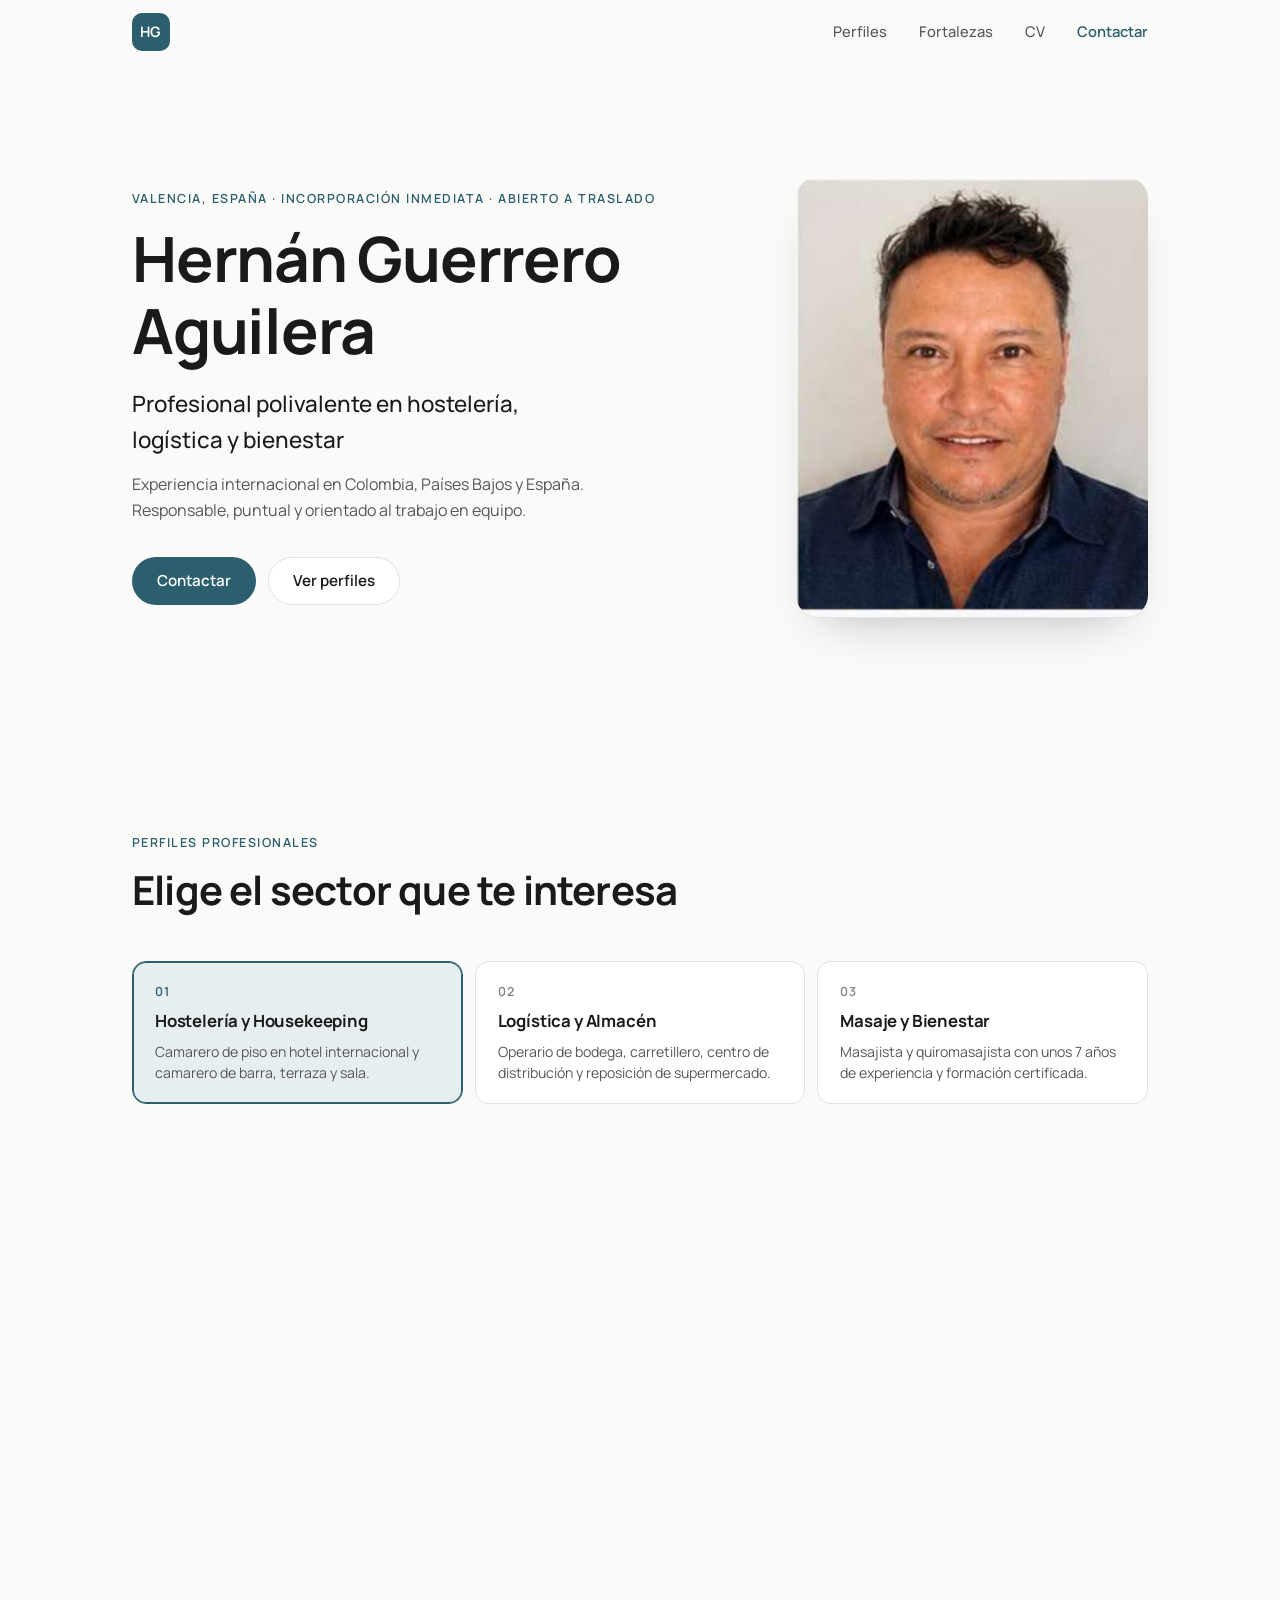
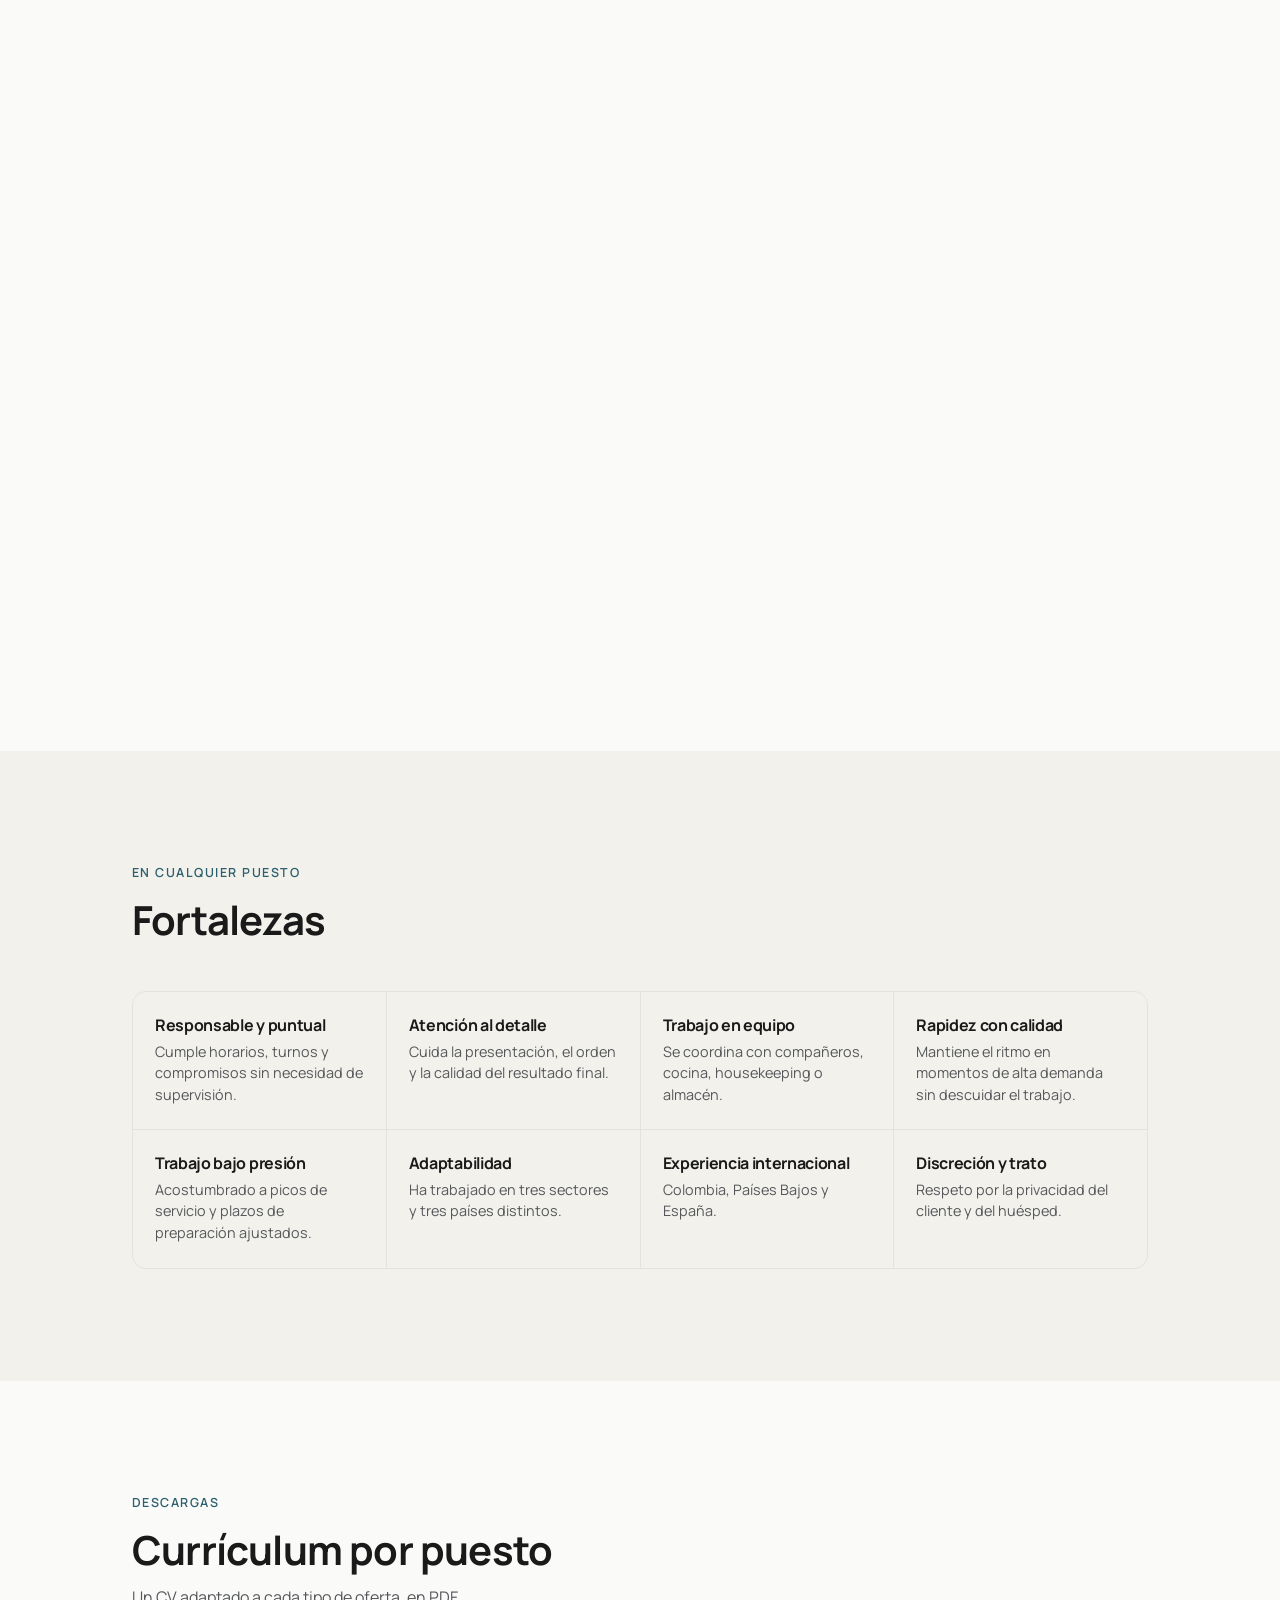
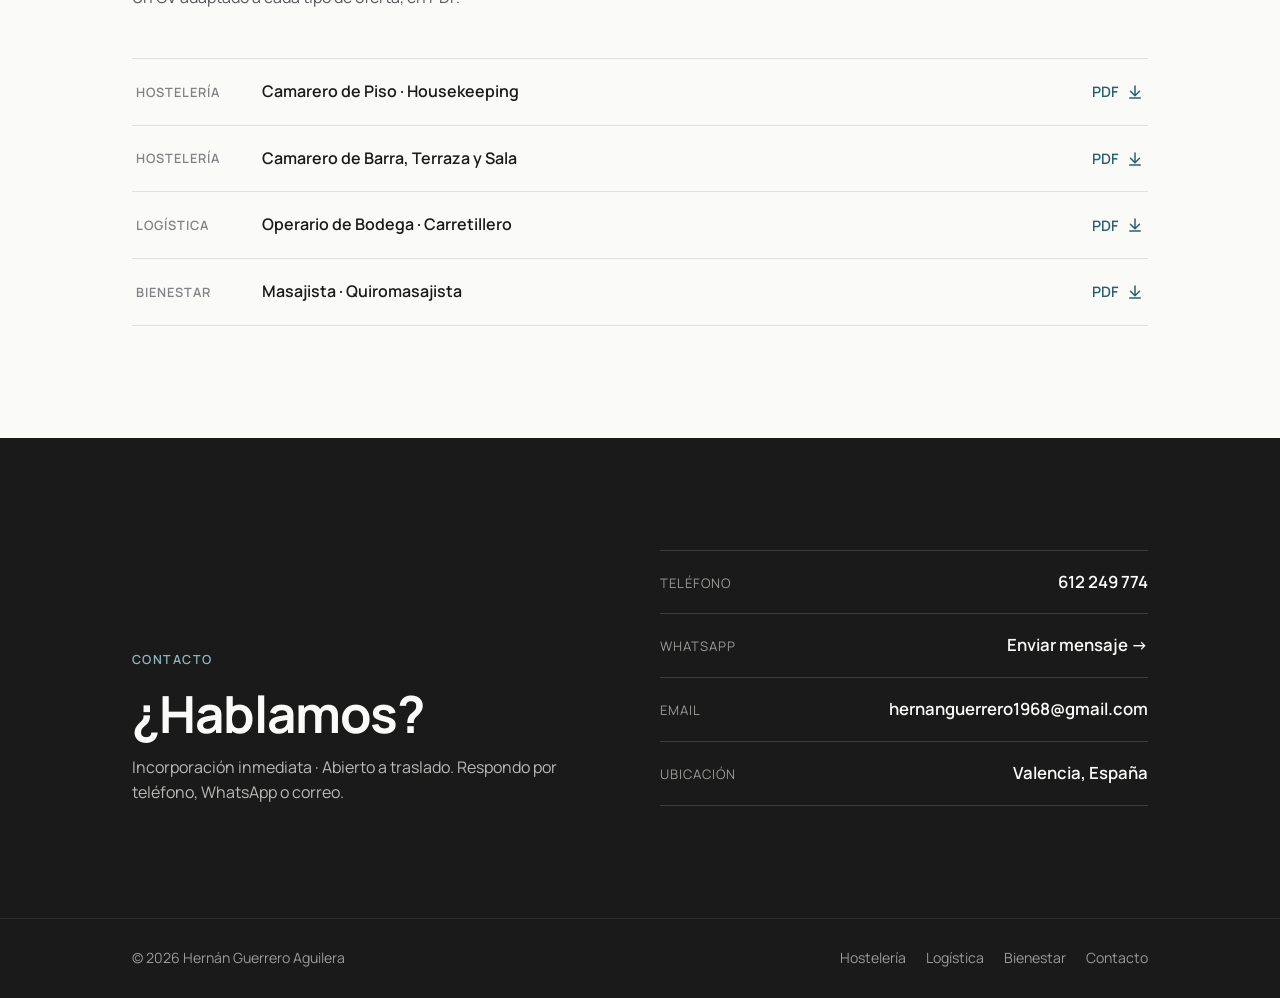
<file: index.html>
<!doctype html>
<html lang="es">
<head>
  <meta charset="utf-8">
  <meta name="viewport" content="width=device-width, initial-scale=1">
  <title>Hernán Guerrero Aguilera · Hostelería, Logística y Bienestar</title>
  <meta name="description" content="Portafolio profesional de Hernán Guerrero Aguilera: camarero de piso y de barra, operario de bodega y carretillero, masajista y quiromasajista. Valencia, disponibilidad inmediata.">
  <meta name="theme-color" content="#FAFAF8">

  <!-- Open Graph -->
  <meta property="og:type" content="profile">
  <meta property="og:title" content="Hernán Guerrero Aguilera · Portafolio profesional">
  <meta property="og:description" content="Hostelería, logística y bienestar. Experiencia internacional en Colombia, Países Bajos y España.">
  <meta property="og:url" content="https://ramizzz8.github.io/hernan-guerrero/">
  <meta property="og:image" content="https://ramizzz8.github.io/hernan-guerrero/img/hernan.jpg">
  <meta property="og:locale" content="es_ES">

  <link rel="icon" href="data:image/svg+xml,%3Csvg xmlns='http://www.w3.org/2000/svg' viewBox='0 0 64 64'%3E%3Crect width='64' height='64' rx='14' fill='%232C5F6E'/%3E%3Ctext x='32' y='42' font-family='Arial,sans-serif' font-size='26' font-weight='700' fill='%23FAFAF8' text-anchor='middle'%3EHG%3C/text%3E%3C/svg%3E">

  <link rel="preconnect" href="https://fonts.googleapis.com">
  <link rel="preconnect" href="https://fonts.gstatic.com" crossorigin>
  <link href="https://fonts.googleapis.com/css2?family=Manrope:wght@400;500;600;700&display=swap" rel="stylesheet">
  <link rel="stylesheet" href="styles.css">
</head>
<body>
  <a class="skip" href="#perfiles">Saltar al contenido</a>

  <header class="topbar">
    <div class="container topbar__inner">
      <a class="logo" href="#inicio" aria-label="Inicio">HG</a>
      <nav aria-label="Principal">
        <ul class="nav">
          <li><a href="#perfiles">Perfiles</a></li>
          <li><a href="#fortalezas">Fortalezas</a></li>
          <li><a href="#cv">CV</a></li>
          <li><a href="#contacto" class="nav__cta">Contactar</a></li>
        </ul>
      </nav>
    </div>
  </header>

  <main>
    <!-- HERO -->
    <section class="hero" id="inicio">
      <div class="container hero__grid">
        <div class="hero__text">
          <p class="eyebrow" id="hero-ubicacion"></p>
          <h1 id="hero-nombre"></h1>
          <p class="hero__titular" id="hero-titular"></p>
          <p class="hero__sub" id="hero-sub"></p>
          <div class="hero__actions">
            <a class="btn btn--primary" href="#contacto">Contactar</a>
            <a class="btn btn--ghost" href="#perfiles">Ver perfiles</a>
          </div>
        </div>
        <figure class="hero__photo">
          <img src="img/hernan.jpg" alt="Retrato de Hernán Guerrero Aguilera" width="480" height="600">
        </figure>
      </div>
    </section>

    <!-- PERFILES -->
    <section class="section" id="perfiles" aria-labelledby="perfiles-title">
      <div class="container">
        <header class="section__head">
          <p class="eyebrow">Perfiles profesionales</p>
          <h2 id="perfiles-title">Elige el sector que te interesa</h2>
        </header>

        <div class="tabs" role="tablist" aria-label="Sectores" id="tabs"></div>
        <div class="panel" id="panel" role="tabpanel" tabindex="-1"></div>
      </div>
    </section>

    <!-- FORTALEZAS -->
    <section class="section section--alt" id="fortalezas" aria-labelledby="fortalezas-title">
      <div class="container">
        <header class="section__head">
          <p class="eyebrow">En cualquier puesto</p>
          <h2 id="fortalezas-title">Fortalezas</h2>
        </header>
        <ul class="strengths" id="strengths"></ul>
      </div>
    </section>

    <!-- CV -->
    <section class="section" id="cv" aria-labelledby="cv-title">
      <div class="container">
        <header class="section__head">
          <p class="eyebrow">Descargas</p>
          <h2 id="cv-title">Currículum por puesto</h2>
          <p class="section__lead">Un CV adaptado a cada tipo de oferta, en PDF.</p>
        </header>
        <ul class="downloads" id="downloads"></ul>
      </div>
    </section>

    <!-- CONTACTO -->
    <section class="section section--contact" id="contacto" aria-labelledby="contacto-title">
      <div class="container contact">
        <div>
          <p class="eyebrow">Contacto</p>
          <h2 id="contacto-title">¿Hablamos?</h2>
          <p class="section__lead" id="contacto-disp"></p>
        </div>
        <ul class="contact__list" id="contact-list"></ul>
      </div>
    </section>
  </main>

  <footer class="footer">
    <div class="container footer__inner">
      <p>© <span id="year"></span> Hernán Guerrero Aguilera</p>
      <ul class="footer__links">
        <li><a href="#hosteleria">Hostelería</a></li>
        <li><a href="#logistica">Logística</a></li>
        <li><a href="#bienestar">Bienestar</a></li>
        <li><a href="#contacto">Contacto</a></li>
      </ul>
    </div>
  </footer>

  <script src="data.js"></script>
  <script src="script.js"></script>
</body>
</html>
</file>
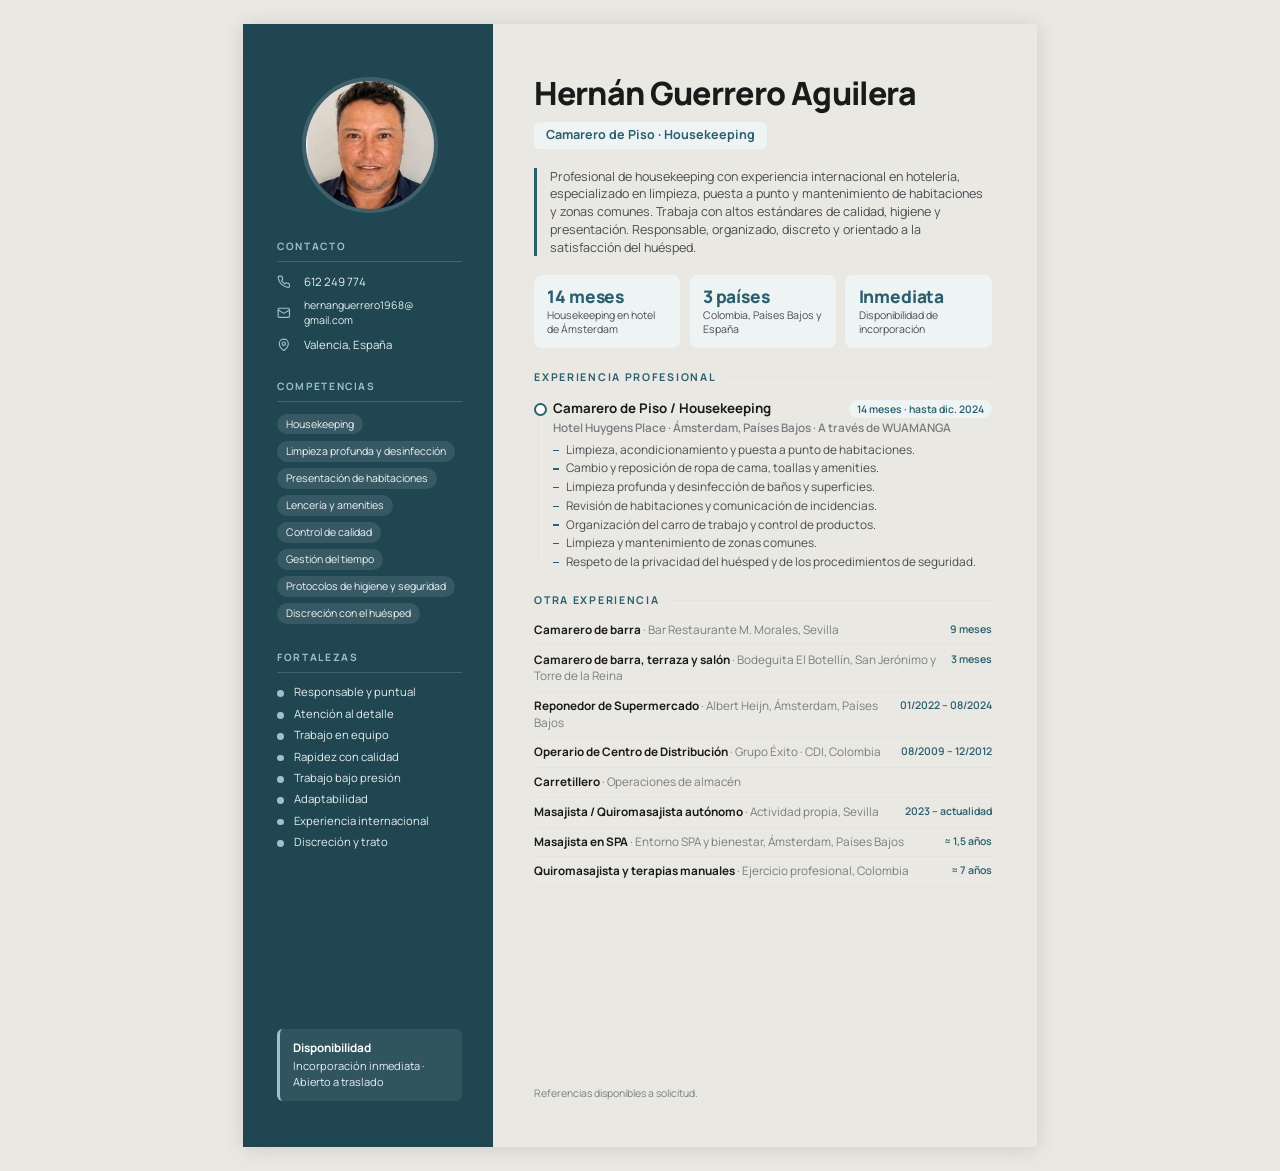
<file: cv.html>
<!doctype html>
<html lang="es">
<head>
  <meta charset="utf-8">
  <meta name="viewport" content="width=device-width, initial-scale=1">
  <title>CV · Hernán Guerrero Aguilera</title>
  <meta name="robots" content="noindex">
  <!--
    Plantilla para generar los PDF de /cv a partir de data.js.
    Uso: cv.html?id=piso | barra | logistica | masaje  → Imprimir → Guardar como PDF
    (A4, márgenes "Ninguno", con "Gráficos de fondo" activado).
  -->
  <link rel="preconnect" href="https://fonts.googleapis.com">
  <link rel="preconnect" href="https://fonts.gstatic.com" crossorigin>
  <link href="https://fonts.googleapis.com/css2?family=Manrope:wght@400;500;600;700;800&display=swap" rel="stylesheet">
  <style>
    @page { size: A4; margin: 0; }
    :root {
      --text: #1A1A1A; --text-2: #4A4C4F; --text-3: #7A7C7F; --line: #E3E2DC;
      --accent: #2C5F6E; --side: #1F4651; --side-2: #2C5F6E; --soft: #EEF3F4;
    }
    * { box-sizing: border-box; -webkit-print-color-adjust: exact; print-color-adjust: exact; }
    html, body { margin: 0; }
    body { font-family: "Manrope", Arial, sans-serif; color: var(--text); font-size: 9.3pt; line-height: 1.42; background: #fff; }
    h1, h2, h3, p, ul { margin: 0; padding: 0; }
    ul { list-style: none; }

    .page { width: 210mm; height: 297mm; display: grid; grid-template-columns: 66mm 1fr; grid-template-rows: 100%; overflow: hidden; }
    .side, .main { min-height: 0; overflow: hidden; }

    /* ---------- Columna lateral ---------- */
    .side { background: var(--side); color: #E8EEF0; padding: 14mm 8mm 12mm 9mm; display: flex; flex-direction: column; gap: 7mm; }
    .photo { width: 36mm; height: 36mm; border-radius: 50%; object-fit: cover; object-position: center 25%; border: 1.2mm solid rgba(255,255,255,.14); align-self: center; }
    .side h2 { font-size: 7.6pt; font-weight: 700; letter-spacing: .16em; text-transform: uppercase; color: #9CC2CC; padding-bottom: 2mm; margin-bottom: 3mm; border-bottom: 1px solid rgba(255,255,255,.16); }

    .contact li { display: grid; grid-template-columns: 5mm 1fr; align-items: center; gap: 2mm; font-size: 8.6pt; }
    .contact .email { font-size: 7.9pt; }
    .contact li + li { margin-top: 2.2mm; }
    .contact svg { width: 3.6mm; height: 3.6mm; color: #9CC2CC; }

    .tags { display: flex; flex-wrap: wrap; gap: 1.6mm; }
    .tag { font-size: 7.9pt; padding: .8mm 2.4mm; border-radius: 99px; background: rgba(255,255,255,.1); color: #F2F6F7; }

    .checks li { position: relative; padding-left: 4.5mm; font-size: 8.5pt; }
    .checks li + li { margin-top: 1.4mm; }
    .checks li::before { content: ""; position: absolute; left: 0; top: 1.6mm; width: 1.8mm; height: 1.8mm; border-radius: 50%; background: #9CC2CC; }

    .avail { margin-top: auto; background: rgba(255,255,255,.08); border-left: 1mm solid #9CC2CC; border-radius: 1.5mm; padding: 3mm 3.5mm; font-size: 8.3pt; }
    .avail b { display: block; color: #fff; font-size: 8.8pt; margin-bottom: .5mm; }

    /* ---------- Columna principal ---------- */
    .main { padding: 14mm 12mm 12mm 11mm; display: flex; flex-direction: column; }
    .name { font-size: 24pt; font-weight: 800; letter-spacing: -.02em; line-height: 1.05; }
    .role { display: inline-block; margin-top: 3mm; padding: 1.2mm 3.2mm; background: var(--soft); color: var(--accent); font-weight: 700; font-size: 9.4pt; border-radius: 1.5mm; }
    .perfil { margin-top: 5mm; color: var(--text-2); font-size: 9.4pt; padding-left: 3.5mm; border-left: .8mm solid var(--accent); }

    .stats { display: grid; grid-template-columns: repeat(3, 1fr); gap: 2.5mm; margin-top: 5mm; }
    .stat { background: var(--soft); border-radius: 2mm; padding: 3mm 3.5mm; }
    .stat b { display: block; font-size: 13pt; font-weight: 800; color: var(--accent); letter-spacing: -.01em; line-height: 1.15; }
    .stat span { display: block; font-size: 7.9pt; color: var(--text-2); line-height: 1.3; margin-top: .6mm; }

    .block { margin-top: 6mm; }
    .block h2 { display: flex; align-items: center; gap: 3mm; font-size: 8pt; font-weight: 700; letter-spacing: .16em; text-transform: uppercase; color: var(--accent); margin-bottom: 3.5mm; }
    .block h2::after { content: ""; flex: 1; height: 1px; background: var(--line); }

    .timeline { position: relative; padding-left: 5mm; }
    .timeline::before { content: ""; position: absolute; left: 1.1mm; top: 1.5mm; bottom: 1.5mm; width: 1px; background: var(--line); }
    .job { position: relative; break-inside: avoid; }
    .job + .job { margin-top: 4mm; }
    .job::before { content: ""; position: absolute; left: -5mm; top: 1.2mm; width: 2.4mm; height: 2.4mm; border-radius: 50%; background: #fff; border: .6mm solid var(--accent); }
    .job__top { display: flex; justify-content: space-between; align-items: baseline; gap: 3mm; }
    .job__puesto { font-weight: 700; font-size: 10pt; }
    .job__periodo { font-size: 7.8pt; font-weight: 600; color: var(--accent); background: var(--soft); padding: .5mm 2mm; border-radius: 99px; white-space: nowrap; }
    .job__empresa { font-size: 8.8pt; font-weight: 600; color: var(--text-3); margin: .4mm 0 1.4mm; }
    .job li { position: relative; padding-left: 3.5mm; color: var(--text-2); font-size: 8.9pt; }
    .job li + li { margin-top: .5mm; }
    .job li::before { content: ""; position: absolute; left: 0; top: 2.1mm; width: 1.6mm; height: .35mm; background: var(--accent); }

    .certs { display: grid; grid-template-columns: 1fr 1fr; gap: 2mm; }
    .cert { padding: 2.2mm 3mm; border: 1px solid var(--line); border-radius: 1.5mm; break-inside: avoid; }
    .cert b { display: block; font-size: 8.8pt; }
    .cert span { display: block; font-size: 7.8pt; color: var(--text-3); line-height: 1.35; }

    .others li { display: grid; grid-template-columns: 1fr auto; gap: 3mm; padding: 1.6mm 0; border-bottom: 1px solid var(--line); font-size: 8.8pt; }
    .others li:first-child { padding-top: 0; }
    .others b { font-weight: 700; }
    .others span { color: var(--text-3); }
    .others em { font-style: normal; font-size: 7.9pt; font-weight: 600; color: var(--accent); white-space: nowrap; }

    .foot { margin-top: auto; padding-top: 4mm; font-size: 7.8pt; color: var(--text-3); }

    @media screen { body { background: #E9E8E3; padding: 24px 0; } .page { margin: 0 auto; box-shadow: 0 2px 20px rgba(0,0,0,.12); } }
  </style>
</head>
<body>
  <div class="page" id="cv"></div>

  <script src="data.js"></script>
  <script>
    const esc = (s = "") => String(s).replace(/[&<>"']/g, (c) => ({ "&": "&amp;", "<": "&lt;", ">": "&gt;", '"': "&quot;", "'": "&#39;" }[c]));
    const id = new URLSearchParams(location.search).get("id") || "piso";
    const rol = SECTORES.flatMap((s) => s.roles).find((r) => r.id === id) || SECTORES[0].roles[0];

    const icon = (d) => `<svg viewBox="0 0 24 24" fill="none" stroke="currentColor" stroke-width="2" stroke-linecap="round" stroke-linejoin="round">${d}</svg>`;
    const ICONOS = {
      tel: icon('<path d="M22 16.9v3a2 2 0 0 1-2.2 2 19.8 19.8 0 0 1-8.6-3.1 19.5 19.5 0 0 1-6-6A19.8 19.8 0 0 1 2.1 4.2 2 2 0 0 1 4.1 2h3a2 2 0 0 1 2 1.7c.1.9.4 1.8.7 2.7a2 2 0 0 1-.5 2.1L8 9.8a16 16 0 0 0 6 6l1.3-1.3a2 2 0 0 1 2.1-.5c.9.3 1.8.6 2.7.7a2 2 0 0 1 1.7 2z"/>'),
      mail: icon('<rect x="2" y="4" width="20" height="16" rx="2"/><path d="m22 7-10 6L2 7"/>'),
      pin: icon('<path d="M20 10c0 6-8 12-8 12s-8-6-8-12a8 8 0 0 1 16 0z"/><circle cx="12" cy="10" r="3"/>'),
    };

    const trabajos = rol.experiencia.map((j) => `
      <li class="job">
        <div class="job__top">
          <p class="job__puesto">${esc(j.puesto)}</p>
          ${j.periodo ? `<span class="job__periodo">${esc(j.periodo)}</span>` : ""}
        </div>
        <p class="job__empresa">${esc([j.empresa, j.lugar, j.nota].filter(Boolean).join(" · "))}</p>
        <ul>${j.tareas.map((t) => `<li>${esc(t)}</li>`).join("")}</ul>
      </li>`).join("");

    const formacion = rol.formacion
      ? `<section class="block"><h2>Formación y certificaciones</h2><div class="certs">${rol.formacion.map((f) =>
          `<div class="cert"><b>${esc(f.titulo)}</b><span>${esc(f.centro)}${f.horas ? `<br>${esc(f.horas)}` : ""}</span></div>`).join("")}</div></section>`
      : "";

    // Trabajos de los otros perfiles, en una línea cada uno
    const otros = SECTORES.flatMap((s) => s.roles)
      .filter((r) => r.id !== rol.id)
      .flatMap((r) => r.experiencia)
      .map((j) => `<li><p><b>${esc(j.puesto)}</b> <span>· ${esc([j.empresa, j.lugar].filter(Boolean).join(", "))}</span></p><em>${esc(j.periodo)}</em></li>`)
      .join("");

    document.title = `CV ${rol.titulo} · ${PERFIL.nombre}`;
    document.getElementById("cv").innerHTML = `
      <aside class="side">
        <img class="photo" src="img/hernan.jpg" alt="">
        <section>
          <h2>Contacto</h2>
          <ul class="contact">
            <li>${ICONOS.tel}<span>${esc(PERFIL.telefonoVisible)}</span></li>
            <li>${ICONOS.mail}<span class="email">${esc(PERFIL.email).replace("@", "@<wbr>")}</span></li>
            <li>${ICONOS.pin}<span>${esc(PERFIL.ciudad)}</span></li>
          </ul>
        </section>
        <section>
          <h2>Competencias</h2>
          <div class="tags">${rol.competencias.map((c) => `<span class="tag">${esc(c)}</span>`).join("")}</div>
        </section>
        <section>
          <h2>Fortalezas</h2>
          <ul class="checks">${FORTALEZAS.map((f) => `<li>${esc(f.titulo)}</li>`).join("")}</ul>
        </section>
        <div class="avail"><b>Disponibilidad</b>${esc(PERFIL.disponibilidad)}</div>
      </aside>
      <main class="main">
        <h1 class="name">${esc(PERFIL.nombre)}</h1>
        <p><span class="role">${esc(rol.titulo)}</span></p>
        <p class="perfil">${esc(rol.perfil)}</p>
        ${rol.destacados ? `<div class="stats">${rol.destacados.map((d) => `<div class="stat"><b>${esc(d.valor)}</b><span>${esc(d.texto)}</span></div>`).join("")}</div>` : ""}
        <section class="block"><h2>Experiencia profesional</h2><ul class="timeline">${trabajos}</ul></section>
        ${formacion}
        <section class="block" id="otros"><h2>Otra experiencia</h2><ul class="others">${otros}</ul></section>
        <p class="foot">Referencias disponibles a solicitud.</p>
      </main>`;

    // "Otra experiencia" se recorta línea a línea hasta que todo quepa en la página
    document.fonts.ready.then(() => {
      const main = document.querySelector(".main");
      const bloque = document.getElementById("otros");
      while (main.scrollHeight > main.clientHeight && bloque.querySelector("li")) {
        bloque.querySelector("li:last-child").remove();
      }
      if (!bloque.querySelector("li")) bloque.remove();
    });
  </script>
</body>
</html>
</file>
<file: styles.css>
/* ==========================================================
   Hernán Guerrero Aguilera · Portafolio
   ========================================================== */

:root {
  --bg: #FAFAF8;
  --bg-alt: #F2F1EC;
  --surface: #FFFFFF;
  --text: #1A1A1A;
  --text-2: #55575A;
  --text-3: #808285;
  --line: #E3E2DC;
  --accent: #2C5F6E;
  --accent-hover: #234C58;
  --accent-soft: #E6EEF0;

  --radius: 14px;
  --radius-sm: 8px;
  --container: 1080px;
  --gutter: clamp(16px, 4vw, 32px);
  --font: "Manrope", system-ui, -apple-system, "Segoe UI", Roboto, sans-serif;
}

*,
*::before,
*::after { box-sizing: border-box; }

html { scroll-behavior: smooth; scroll-padding-top: 80px; }

body {
  margin: 0;
  background: var(--bg);
  color: var(--text);
  font-family: var(--font);
  font-size: 1rem;
  line-height: 1.6;
  -webkit-font-smoothing: antialiased;
}

img { max-width: 100%; display: block; }
a { color: inherit; }
h1, h2, h3, h4 { margin: 0; line-height: 1.15; letter-spacing: -0.02em; }
ul { margin: 0; padding: 0; list-style: none; }
p { margin: 0; }

:focus-visible {
  outline: 2px solid var(--accent);
  outline-offset: 3px;
  border-radius: 4px;
}

.container {
  width: 100%;
  max-width: var(--container);
  margin-inline: auto;
  padding-inline: var(--gutter);
}

.skip {
  position: absolute;
  left: 16px;
  top: -60px;
  background: var(--accent);
  color: #fff;
  padding: 8px 14px;
  border-radius: var(--radius-sm);
  z-index: 100;
}
.skip:focus { top: 12px; }

.eyebrow {
  font-size: 0.78rem;
  font-weight: 600;
  letter-spacing: 0.12em;
  text-transform: uppercase;
  color: var(--accent);
  margin-bottom: 14px;
}

/* ---------- Topbar ---------- */
.topbar {
  position: sticky;
  top: 0;
  z-index: 50;
  background: rgba(250, 250, 248, 0.86);
  backdrop-filter: saturate(1.4) blur(10px);
  -webkit-backdrop-filter: saturate(1.4) blur(10px);
  border-bottom: 1px solid transparent;
  transition: border-color 0.2s;
}
.topbar.is-scrolled { border-bottom-color: var(--line); }

.topbar__inner {
  display: flex;
  align-items: center;
  justify-content: space-between;
  height: 64px;
}

.logo {
  display: grid;
  place-items: center;
  width: 38px;
  height: 38px;
  border-radius: 10px;
  background: var(--accent);
  color: var(--bg);
  font-weight: 700;
  font-size: 0.9rem;
  letter-spacing: 0.02em;
  text-decoration: none;
}

.nav { display: flex; align-items: center; gap: clamp(14px, 3vw, 32px); }
.nav a {
  font-size: 0.92rem;
  font-weight: 500;
  color: var(--text-2);
  text-decoration: none;
  transition: color 0.15s;
}
.nav a:hover { color: var(--text); }
.nav .nav__cta {
  color: var(--accent);
  font-weight: 600;
}

/* ---------- Botones ---------- */
.btn {
  display: inline-flex;
  align-items: center;
  justify-content: center;
  gap: 8px;
  min-height: 48px;
  padding: 0 24px;
  border-radius: 999px;
  font-weight: 600;
  font-size: 0.95rem;
  text-decoration: none;
  border: 1px solid transparent;
  transition: background 0.15s, border-color 0.15s, color 0.15s;
}
.btn--primary { background: var(--accent); color: #fff; }
.btn--primary:hover { background: var(--accent-hover); }
.btn--ghost { border-color: var(--line); color: var(--text); background: var(--surface); }
.btn--ghost:hover { border-color: var(--text-3); }

/* ---------- Hero ---------- */
.hero { padding: clamp(48px, 9vw, 112px) 0 clamp(56px, 9vw, 104px); }

.hero__grid {
  display: grid;
  grid-template-columns: 1.25fr 0.75fr;
  gap: clamp(32px, 6vw, 80px);
  align-items: center;
}

.hero h1 {
  font-size: clamp(2.3rem, 5.4vw, 3.9rem);
  font-weight: 700;
  margin-bottom: 20px;
}

.hero__titular {
  font-size: clamp(1.15rem, 2vw, 1.4rem);
  font-weight: 500;
  color: var(--text);
  max-width: 34ch;
  margin-bottom: 14px;
}

.hero__sub {
  color: var(--text-2);
  max-width: 52ch;
  margin-bottom: 34px;
}

.hero__actions { display: flex; flex-wrap: wrap; gap: 12px; }

.hero__photo {
  margin: 0;
  border-radius: 22px;
  overflow: hidden;
  background: var(--bg-alt);
  aspect-ratio: 4 / 5;
  box-shadow: 0 1px 0 var(--line), 0 24px 48px -28px rgba(26, 26, 26, 0.35);
}
.hero__photo img { width: 100%; height: 100%; object-fit: cover; object-position: center 25%; }

/* ---------- Secciones ---------- */
.section { padding: clamp(64px, 9vw, 112px) 0; }
.section--alt { background: var(--bg-alt); }

.section__head { margin-bottom: clamp(32px, 5vw, 48px); max-width: 640px; }
.section__head h2 { font-size: clamp(1.75rem, 3.4vw, 2.5rem); font-weight: 700; }
.section__lead { color: var(--text-2); margin-top: 12px; }

/* ---------- Tabs de sector ---------- */
.tabs {
  display: grid;
  grid-template-columns: repeat(3, 1fr);
  gap: 12px;
  margin-bottom: 40px;
}

.tab {
  display: flex;
  flex-direction: column;
  gap: 6px;
  text-align: left;
  padding: 20px 22px;
  background: var(--surface);
  border: 1px solid var(--line);
  border-radius: var(--radius);
  font: inherit;
  color: var(--text);
  cursor: pointer;
  transition: border-color 0.15s, background 0.15s;
}
.tab:hover { border-color: var(--text-3); }
.tab__num { font-size: 0.78rem; font-weight: 600; color: var(--text-3); letter-spacing: 0.08em; }
.tab__name { font-size: 1.05rem; font-weight: 700; letter-spacing: -0.01em; }
.tab__desc { font-size: 0.88rem; color: var(--text-2); line-height: 1.5; }

.tab[aria-selected="true"] {
  border-color: var(--accent);
  background: var(--accent-soft);
  box-shadow: inset 0 0 0 1px var(--accent);
}
.tab[aria-selected="true"] .tab__num { color: var(--accent); }

/* ---------- Panel de sector ---------- */
.panel:focus { outline: none; }
.panel.is-entering { animation: fadeUp 0.35s ease both; }

.role + .role {
  margin-top: 56px;
  padding-top: 56px;
  border-top: 1px solid var(--line);
}

.role__head {
  display: grid;
  grid-template-columns: 1fr auto;
  gap: 16px 32px;
  align-items: end;
  margin-bottom: 28px;
}
.role__title { font-size: clamp(1.35rem, 2.6vw, 1.75rem); font-weight: 700; }
.role__cv {
  font-size: 0.9rem;
  font-weight: 600;
  color: var(--accent);
  text-decoration: none;
  white-space: nowrap;
}
.role__cv:hover { text-decoration: underline; text-underline-offset: 3px; }

.role__body {
  display: grid;
  grid-template-columns: 0.9fr 1.1fr;
  gap: clamp(28px, 5vw, 64px);
}

.role__perfil { color: var(--text-2); margin-bottom: 28px; }

.subhead {
  font-size: 0.78rem;
  font-weight: 600;
  letter-spacing: 0.1em;
  text-transform: uppercase;
  color: var(--text-3);
  margin-bottom: 14px;
}

.chips { display: flex; flex-wrap: wrap; gap: 8px; }
.chip {
  font-size: 0.85rem;
  padding: 6px 12px;
  border: 1px solid var(--line);
  border-radius: 999px;
  background: var(--surface);
  color: var(--text-2);
}

/* Experiencia en línea de tiempo */
.timeline { border-left: 1px solid var(--line); }
.job { position: relative; padding: 0 0 28px 24px; }
.job:last-child { padding-bottom: 0; }
.job::before {
  content: "";
  position: absolute;
  left: -5px;
  top: 7px;
  width: 9px;
  height: 9px;
  border-radius: 50%;
  background: var(--bg);
  border: 2px solid var(--accent);
}
.job__top {
  display: flex;
  flex-wrap: wrap;
  justify-content: space-between;
  gap: 4px 16px;
}
.job__puesto { font-size: 1.02rem; font-weight: 700; }
.job__periodo { font-size: 0.85rem; color: var(--text-3); font-variant-numeric: tabular-nums; }
.job__empresa { font-size: 0.92rem; color: var(--accent); font-weight: 600; margin: 2px 0 10px; }
.job__empresa span { color: var(--text-3); font-weight: 500; }
.job__tareas li {
  position: relative;
  padding-left: 16px;
  font-size: 0.93rem;
  color: var(--text-2);
}
.job__tareas li + li { margin-top: 4px; }
.job__tareas li::before {
  content: "";
  position: absolute;
  left: 0;
  top: 0.72em;
  width: 6px;
  height: 1px;
  background: var(--text-3);
}

/* Formación */
.certs { margin-top: 32px; display: grid; gap: 10px; }
.cert {
  padding: 14px 16px;
  background: var(--surface);
  border: 1px solid var(--line);
  border-radius: var(--radius-sm);
}
.cert__titulo { font-weight: 600; font-size: 0.95rem; }
.cert__meta { font-size: 0.85rem; color: var(--text-3); }

/* ---------- Fortalezas ---------- */
.strengths {
  display: grid;
  grid-template-columns: repeat(4, 1fr);
  gap: 1px;
  background: var(--line);
  border: 1px solid var(--line);
  border-radius: var(--radius);
  overflow: hidden;
}
.strength { background: var(--bg-alt); padding: 24px 22px; }
.strength h3 { font-size: 1rem; font-weight: 700; margin-bottom: 6px; }
.strength p { font-size: 0.9rem; color: var(--text-2); line-height: 1.5; }

/* ---------- Descargas ---------- */
.downloads { border-top: 1px solid var(--line); }
.download {
  display: grid;
  grid-template-columns: 110px 1fr auto;
  align-items: center;
  gap: 16px;
  padding: 20px 4px;
  border-bottom: 1px solid var(--line);
  text-decoration: none;
  transition: background 0.15s;
}
.download:hover { background: var(--surface); }
.download__sector { font-size: 0.8rem; font-weight: 600; color: var(--text-3); text-transform: uppercase; letter-spacing: 0.08em; }
.download__titulo { font-weight: 600; }
.download__accion {
  display: inline-flex;
  align-items: center;
  gap: 8px;
  font-size: 0.9rem;
  font-weight: 600;
  color: var(--accent);
}
.download__accion svg { width: 18px; height: 18px; }

/* ---------- Contacto ---------- */
.section--contact { background: var(--text); color: var(--bg); }
.section--contact .eyebrow { color: #8FB5C0; }
.section--contact .section__lead { color: #B9BAB6; }
.section--contact h2 { font-size: clamp(2rem, 4.5vw, 3.2rem); font-weight: 700; }

.contact {
  display: grid;
  grid-template-columns: 1fr 1fr;
  gap: 40px;
  align-items: end;
}
.contact__list { border-top: 1px solid #3A3B3D; }
.contact__item {
  display: flex;
  justify-content: space-between;
  align-items: baseline;
  gap: 16px;
  padding: 18px 0;
  border-bottom: 1px solid #3A3B3D;
  text-decoration: none;
  color: var(--bg);
}
a.contact__item:hover .contact__value { color: #8FB5C0; }
.contact__label { font-size: 0.82rem; color: #9A9B97; text-transform: uppercase; letter-spacing: 0.08em; }
.contact__value { font-weight: 600; font-size: 1.05rem; transition: color 0.15s; overflow-wrap: anywhere; text-align: right; }

/* ---------- Footer ---------- */
.footer { background: var(--text); color: #9A9B97; border-top: 1px solid #2C2D2F; }
.footer__inner {
  display: flex;
  flex-wrap: wrap;
  justify-content: space-between;
  gap: 16px;
  padding-block: 28px;
  font-size: 0.88rem;
}
.footer__links { display: flex; flex-wrap: wrap; gap: 20px; }
.footer a { text-decoration: none; }
.footer a:hover { color: var(--bg); }

/* ---------- Animaciones ---------- */
@keyframes fadeUp {
  from { opacity: 0; transform: translateY(8px); }
  to { opacity: 1; transform: none; }
}
.reveal { opacity: 0; transform: translateY(12px); transition: opacity 0.6s ease, transform 0.6s ease; }
.reveal.is-visible { opacity: 1; transform: none; }

@media (prefers-reduced-motion: reduce) {
  html { scroll-behavior: auto; }
  *, *::before, *::after { animation: none !important; transition: none !important; }
  .reveal { opacity: 1; transform: none; }
}

/* ---------- Responsive ---------- */
@media (max-width: 900px) {
  .role__body { grid-template-columns: 1fr; }
  .strengths { grid-template-columns: repeat(2, 1fr); }
  .contact { grid-template-columns: 1fr; }
}

@media (max-width: 720px) {
  .nav li:not(:last-child) { display: none; }

  .hero__grid { grid-template-columns: 1fr; }
  .hero__photo { order: -1; width: 150px; aspect-ratio: 1; border-radius: 50%; }
  .hero__actions .btn { flex: 1; }

  .tabs { grid-template-columns: 1fr; gap: 8px; }
  .tab { padding: 16px 18px; }
  .tab__desc { display: none; }

  .role__head { grid-template-columns: 1fr; align-items: start; }

  .download { grid-template-columns: 1fr auto; gap: 4px 16px; }
  .download__sector { grid-column: 1 / -1; }
}

@media (max-width: 480px) {
  .strengths { grid-template-columns: 1fr; }
  .contact__item { flex-direction: column; gap: 2px; }
  .contact__value { text-align: left; }
}
</file>
